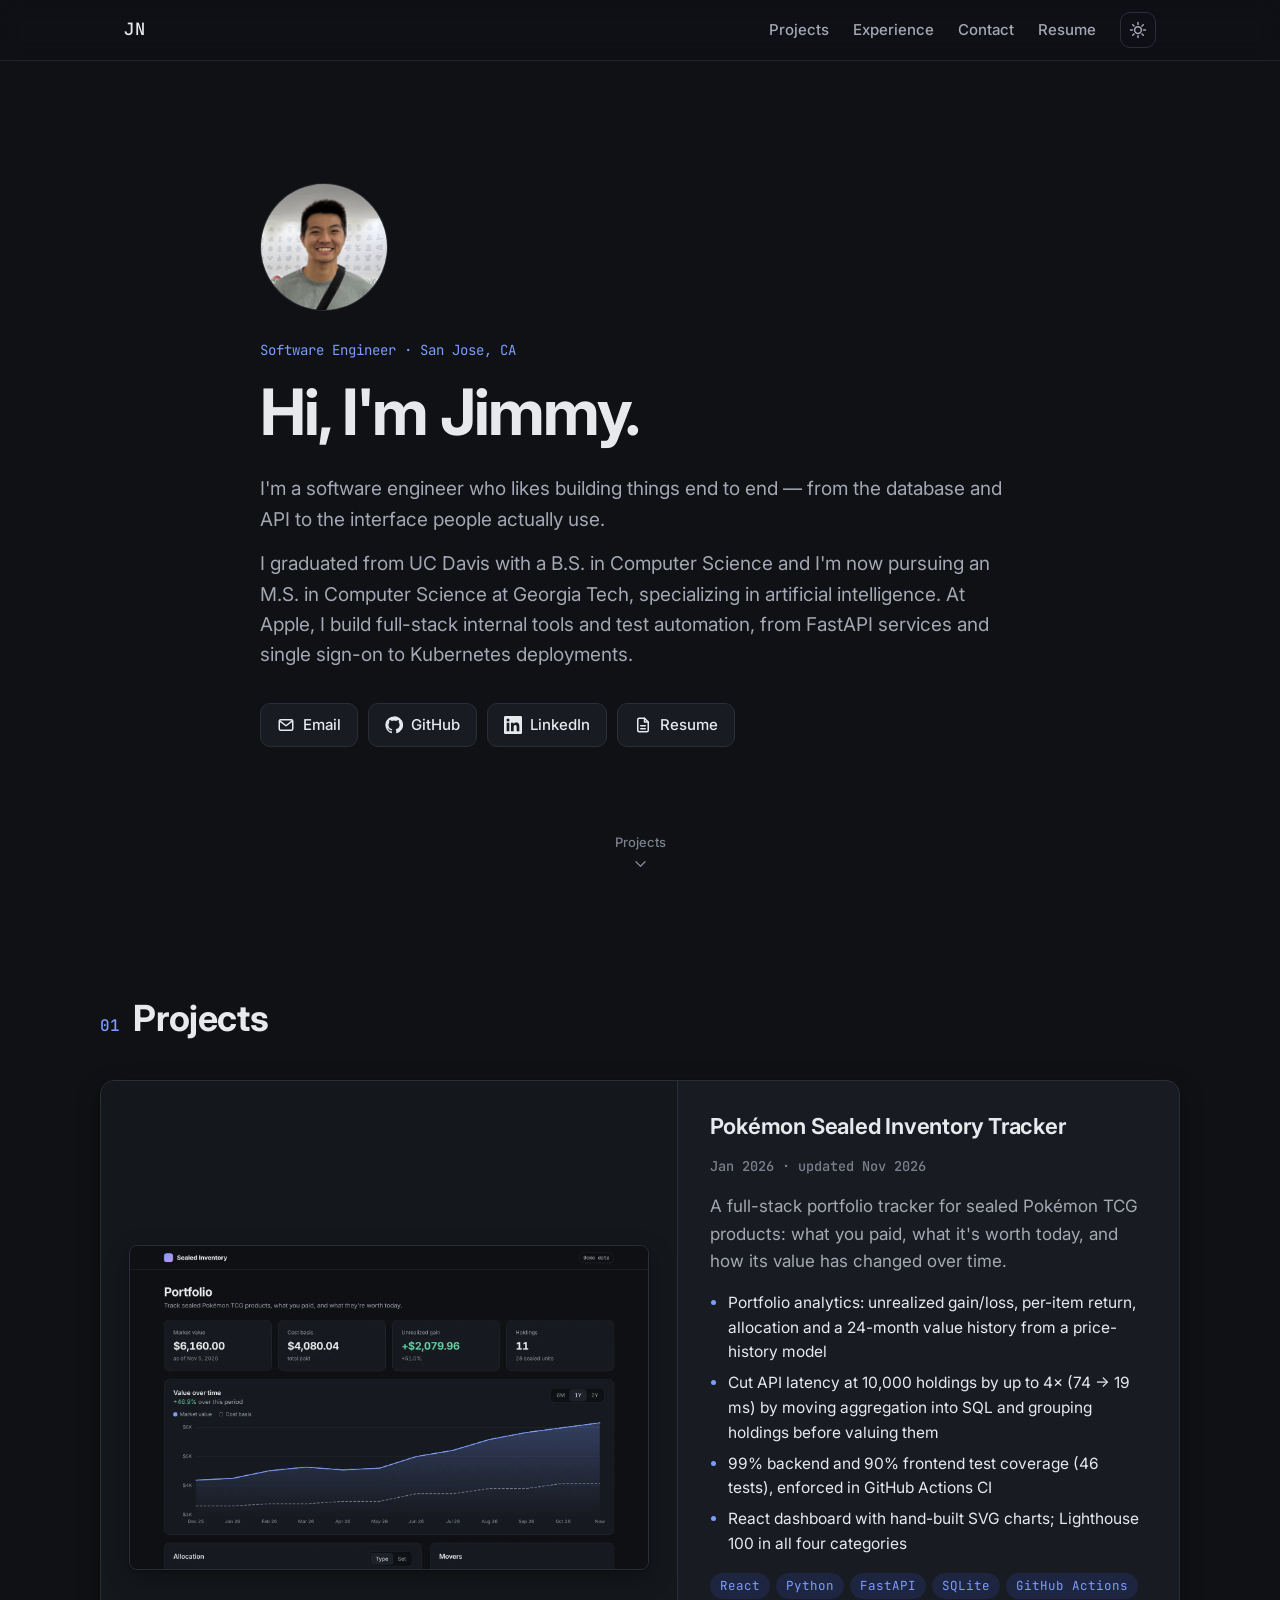
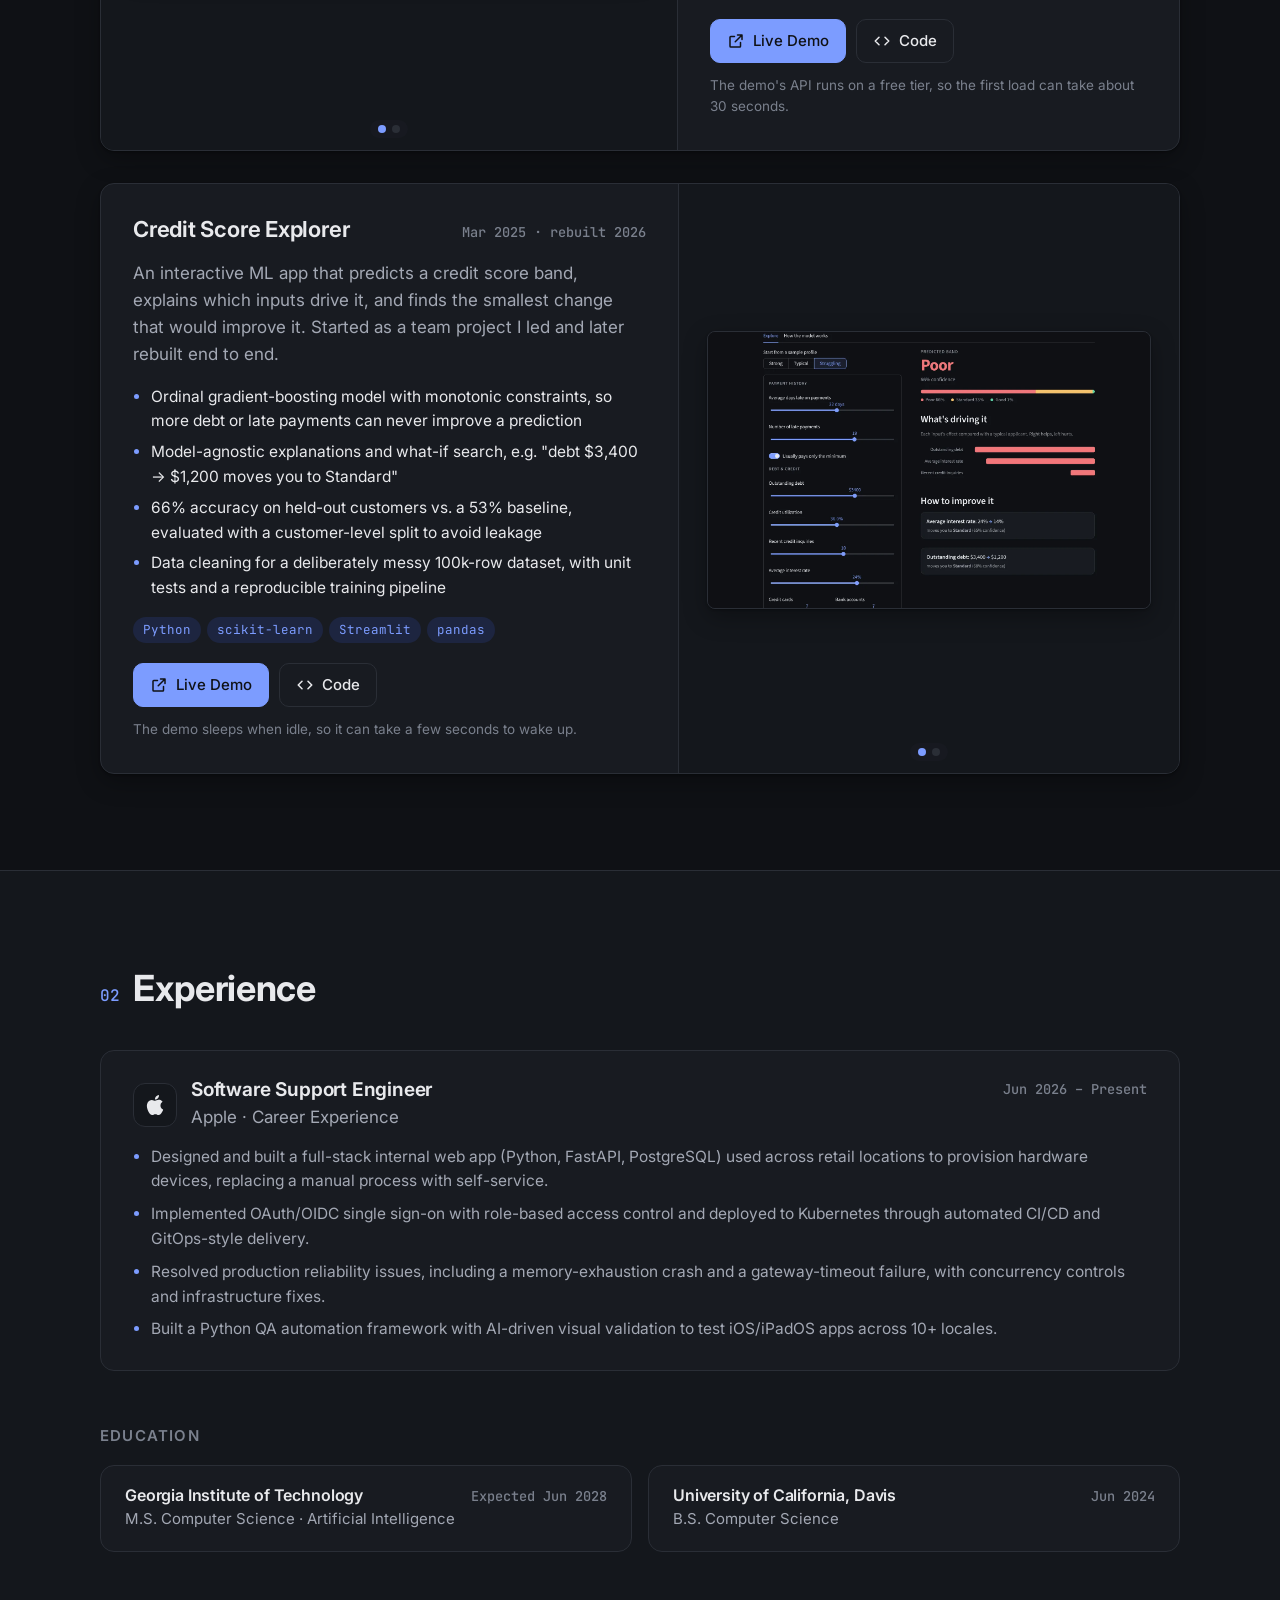
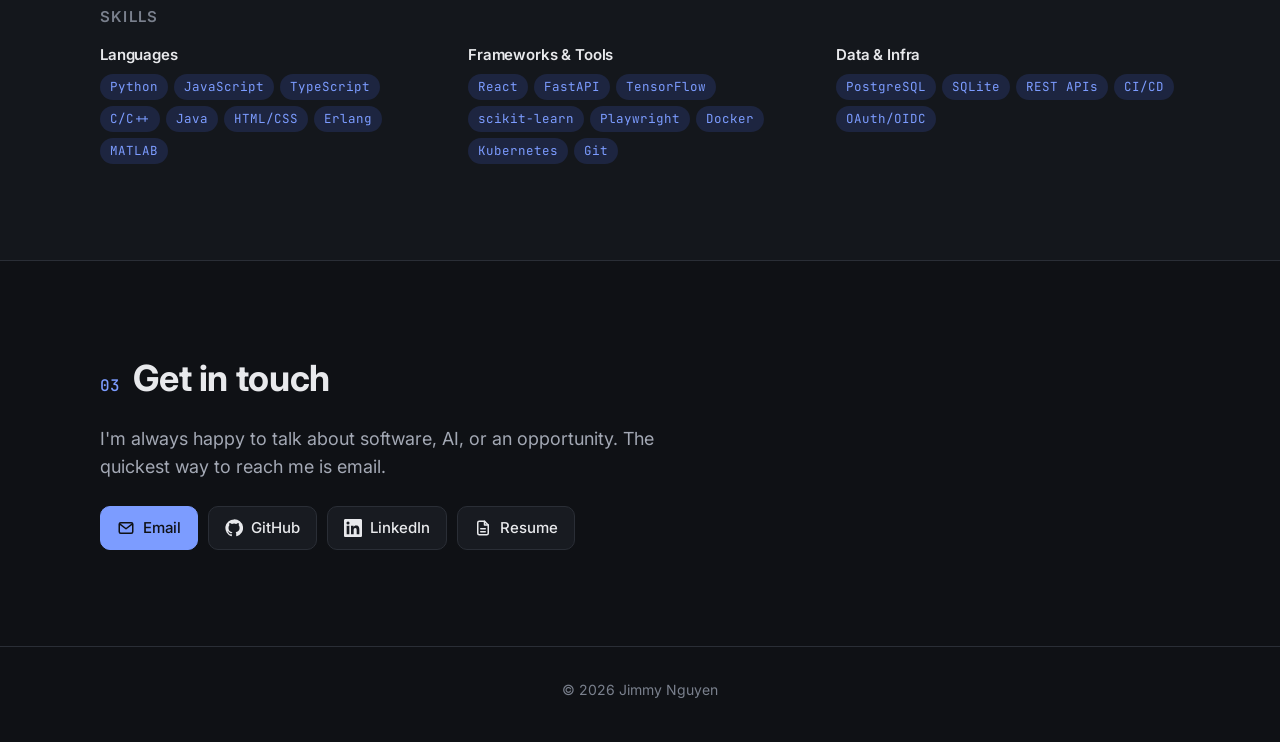
<file: index.html>
<!DOCTYPE html>
<html lang="en">
<head>
  <meta charset="utf-8" />
  <meta name="viewport" content="width=device-width, initial-scale=1" />
  <meta name="theme-color" content="#0f1115" />
  <title>Jimmy Nguyen · Software Engineer</title>
  <meta name="description" content="Jimmy Nguyen — software engineer. Projects, experience and contact." />
  <meta property="og:title" content="Jimmy Nguyen · Software Engineer" />
  <meta property="og:description" content="Projects, experience and contact." />
  <meta property="og:type" content="website" />
  <meta property="og:url" content="https://jimmynguyen0313.github.io/" />
  <link rel="icon" href="assets/favicon.svg" type="image/svg+xml" />
  <link rel="preconnect" href="https://fonts.googleapis.com" />
  <link rel="preconnect" href="https://fonts.gstatic.com" crossorigin />
  <link href="https://fonts.googleapis.com/css2?family=Inter:wght@400;500;600;700&family=JetBrains+Mono:wght@500&display=swap" rel="stylesheet" />
  <link rel="stylesheet" href="styles.css" />
  <script>
    try { const t = localStorage.getItem("theme"); if (t) document.documentElement.dataset.theme = t; } catch (e) {}
  </script>
</head>
<body>
  <a class="skip" href="#projects">Skip to projects</a>

  <header class="nav">
    <div class="nav__inner">
      <a class="nav__brand" href="#top" id="brand"></a>
      <nav class="nav__links" aria-label="Sections">
        <a href="#projects">Projects</a>
        <a href="#experience">Experience</a>
        <a href="#contact">Contact</a>
        <a href="assets/Jimmy_Nguyen_Resume.pdf" target="_blank" rel="noopener">Resume</a>
        <button class="theme-toggle" id="theme-toggle" type="button" aria-label="Switch between dark and light mode">
          <svg class="icon-sun" viewBox="0 0 24 24" aria-hidden="true"><circle cx="12" cy="12" r="4.5"/><path d="M12 2v2.5M12 19.5V22M2 12h2.5M19.5 12H22M4.9 4.9l1.8 1.8M17.3 17.3l1.8 1.8M4.9 19.1l1.8-1.8M17.3 6.7l1.8-1.8"/></svg>
          <svg class="icon-moon" viewBox="0 0 24 24" aria-hidden="true"><path d="M20 14.5A8 8 0 0 1 9.5 4a8 8 0 1 0 10.5 10.5Z"/></svg>
        </button>
      </nav>
    </div>
  </header>

  <main id="top">
    <!-- About -->
    <section class="hero">
      <div class="hero__inner">
        <div class="hero__avatar" id="avatar" aria-hidden="true"></div>
        <p class="eyebrow" id="hero-eyebrow"></p>
        <h1 class="hero__name">Hi, I'm <span id="hero-name"></span>.</h1>
        <div class="hero__bio" id="hero-bio"></div>
        <div class="hero__links" id="hero-links"></div>
      </div>
      <a class="scroll-cue" href="#projects" aria-label="Scroll to projects">
        <span>Projects</span>
        <svg viewBox="0 0 24 24" aria-hidden="true"><path d="M6 9l6 6 6-6"/></svg>
      </a>
    </section>

    <!-- Projects -->
    <section class="section" id="projects">
      <div class="section__inner">
        <h2 class="section__title"><span class="mono">01</span> Projects</h2>
        <div class="projects" id="project-list"></div>
      </div>
    </section>

    <!-- Experience -->
    <section class="section section--alt" id="experience">
      <div class="section__inner">
        <h2 class="section__title"><span class="mono">02</span> Experience</h2>
        <div class="timeline" id="experience-list"></div>

        <h3 class="subhead">Education</h3>
        <div class="edu" id="education-list"></div>

        <h3 class="subhead">Skills</h3>
        <div class="skills" id="skills-list"></div>
      </div>
    </section>

    <!-- Contact -->
    <section class="section contact" id="contact">
      <div class="section__inner">
        <h2 class="section__title"><span class="mono">03</span> Get in touch</h2>
        <p class="contact__text">I'm always happy to talk about software, AI, or an opportunity. The quickest way to reach me is email.</p>
        <div class="hero__links" id="contact-links"></div>
      </div>
    </section>
  </main>

  <footer class="footer">
    <p>© <span id="year"></span> <span id="footer-name"></span></p>
  </footer>

  <!-- Image viewer -->
  <dialog class="lightbox" id="lightbox" aria-label="Screenshot">
    <button class="lightbox__close" type="button" aria-label="Close">×</button>
    <img alt="" />
    <p class="lightbox__caption"></p>
  </dialog>

  <script src="data.js"></script>
  <script src="main.js"></script>
</body>
</html>
</file>
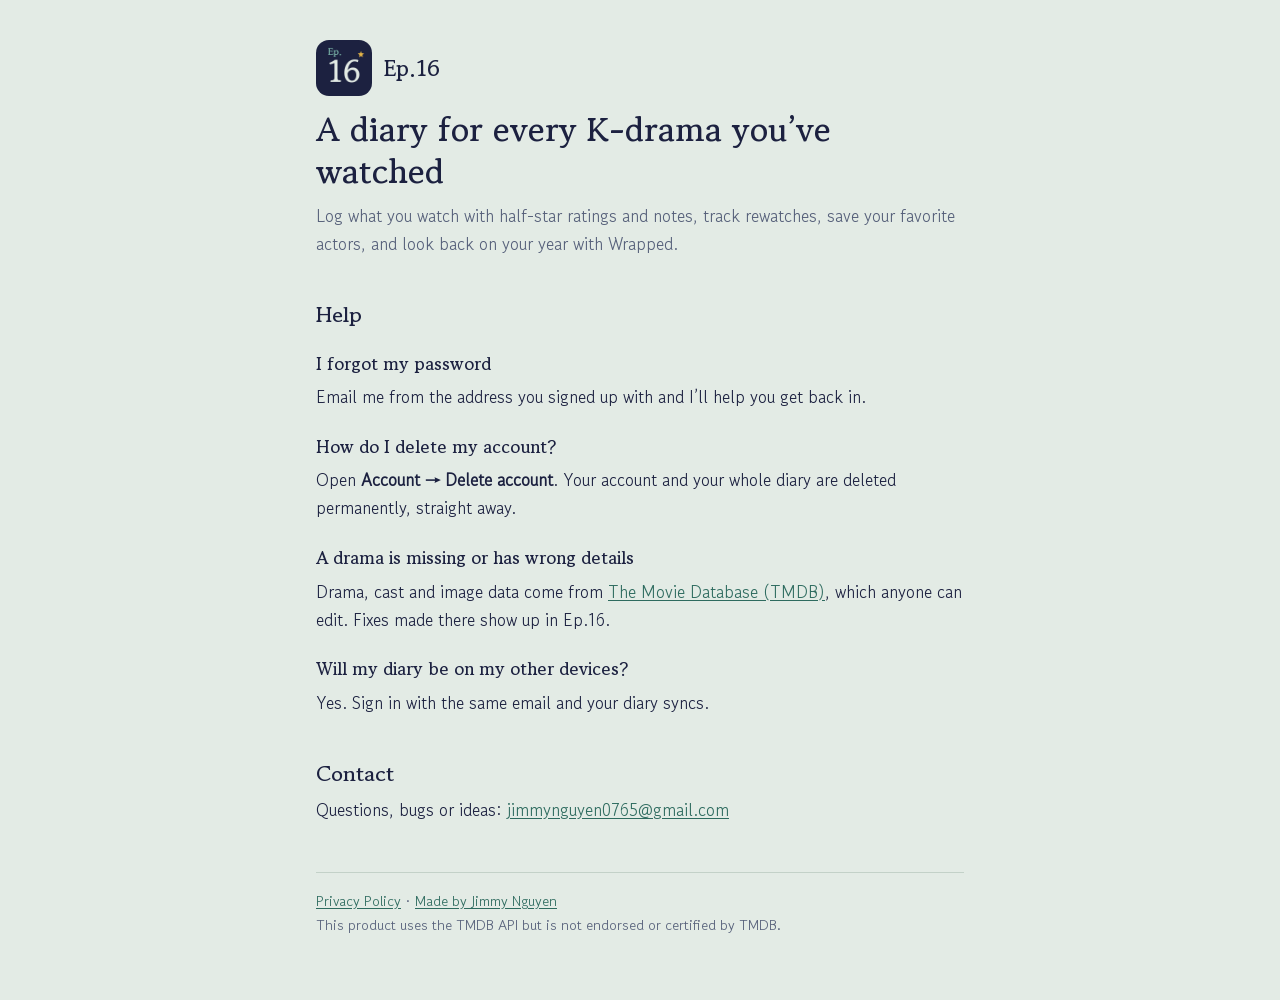
<file: ep16/index.html>
<!DOCTYPE html>
<html lang="en">
<head>
  <meta charset="utf-8" />
  <meta name="viewport" content="width=device-width, initial-scale=1" />
  <title>Ep.16 Support</title>
  <meta name="description" content="Help and contact for Ep.16, a diary for every K-drama you've watched." />
  <link rel="icon" href="icon.png" />
  <link rel="preconnect" href="https://fonts.googleapis.com" />
  <link rel="preconnect" href="https://fonts.gstatic.com" crossorigin />
  <link href="https://fonts.googleapis.com/css2?family=Gowun+Batang:wght@400;700&family=Gowun+Dodum&display=swap" rel="stylesheet" />
  <link rel="stylesheet" href="ep16.css" />
</head>
<body>
  <main>
    <a class="brand" href="./"><img src="icon.png" alt="" /><span>Ep.16</span></a>

    <h1>A diary for every K-drama you’ve watched</h1>
    <p class="muted">Log what you watch with half-star ratings and notes, track rewatches, save your favorite actors, and look back on your year with Wrapped.</p>

    <h2>Help</h2>
    <h3>I forgot my password</h3>
    <p>Email me from the address you signed up with and I’ll help you get back in.</p>

    <h3>How do I delete my account?</h3>
    <p>Open <strong>Account → Delete account</strong>. Your account and your whole diary are deleted permanently, straight away.</p>

    <h3>A drama is missing or has wrong details</h3>
    <p>Drama, cast and image data come from <a href="https://www.themoviedb.org">The Movie Database (TMDB)</a>, which anyone can edit. Fixes made there show up in Ep.16.</p>

    <h3>Will my diary be on my other devices?</h3>
    <p>Yes. Sign in with the same email and your diary syncs.</p>

    <h2>Contact</h2>
    <p>Questions, bugs or ideas: <a href="mailto:jimmynguyen0765@gmail.com">jimmynguyen0765@gmail.com</a></p>

    <footer class="muted">
      <a href="privacy/">Privacy Policy</a> · <a href="/">Made by Jimmy Nguyen</a><br />
      This product uses the TMDB API but is not endorsed or certified by TMDB.
    </footer>
  </main>
</body>
</html>
</file>
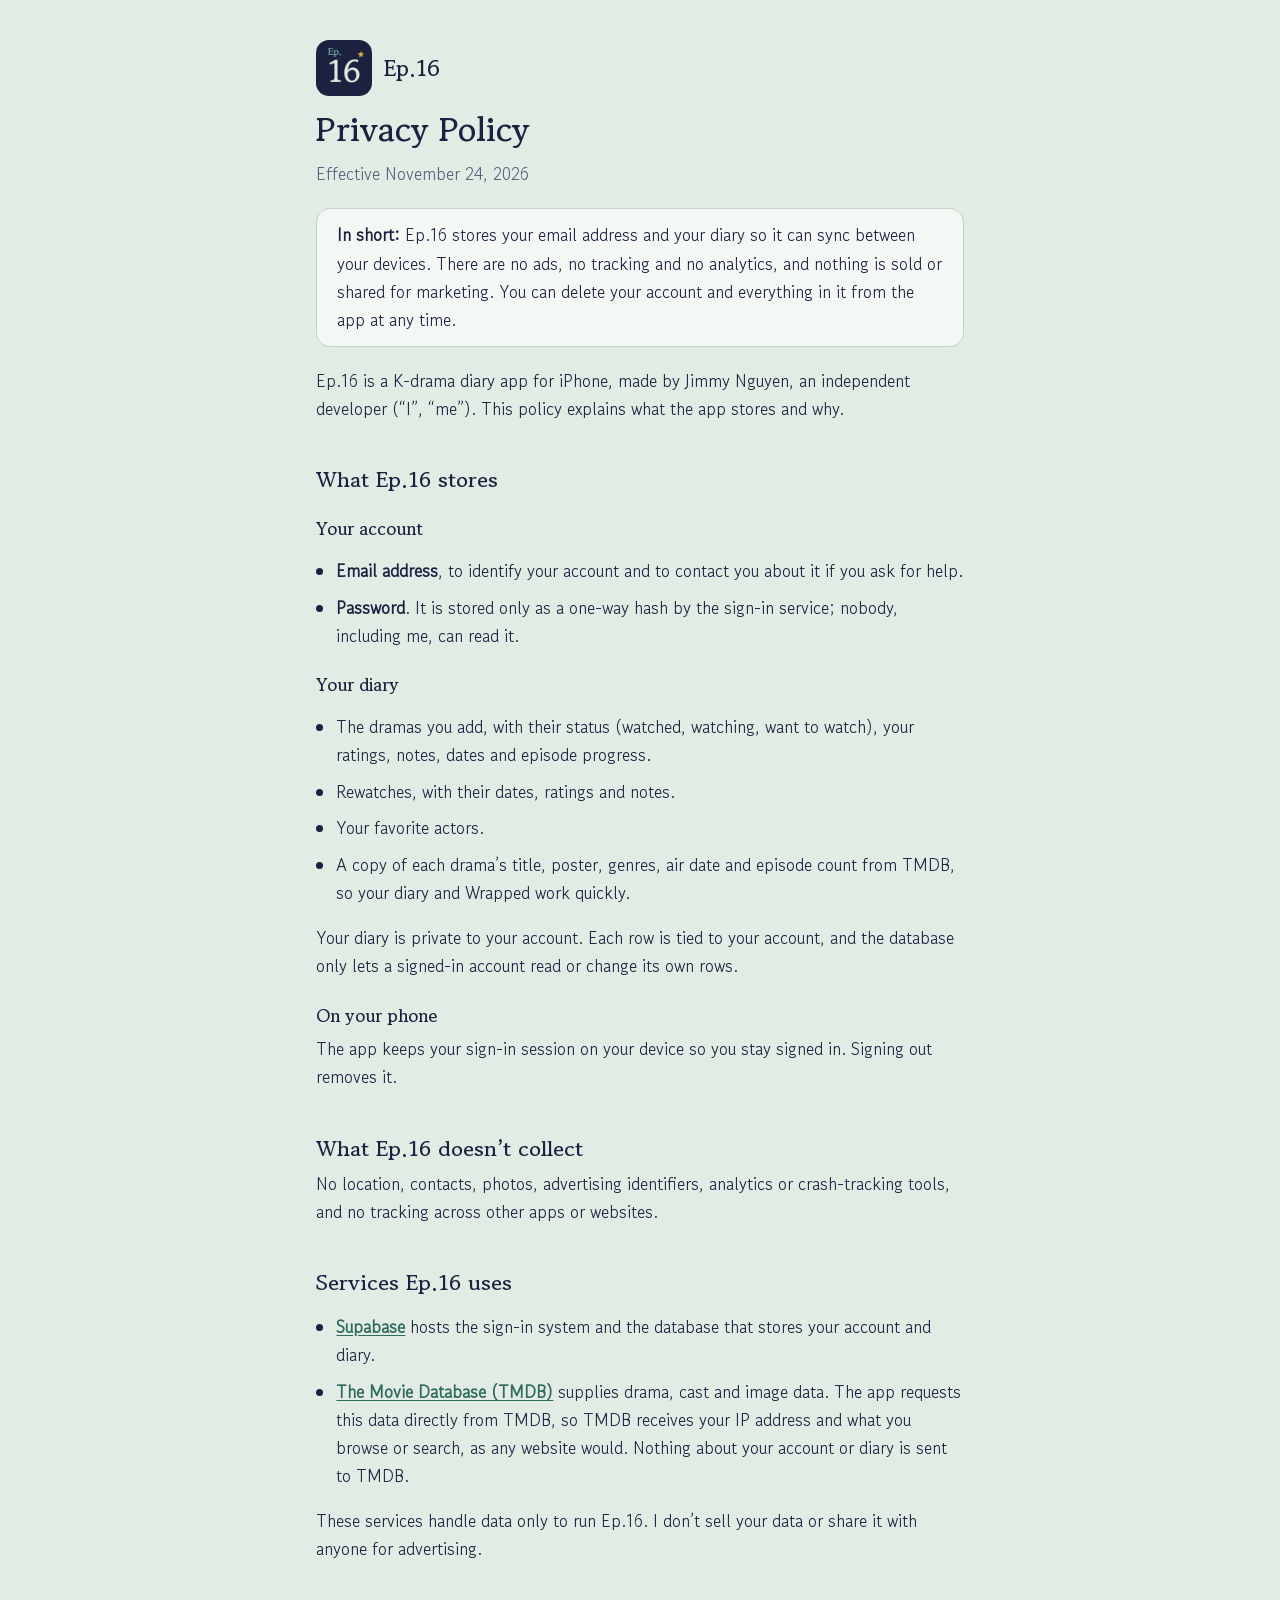
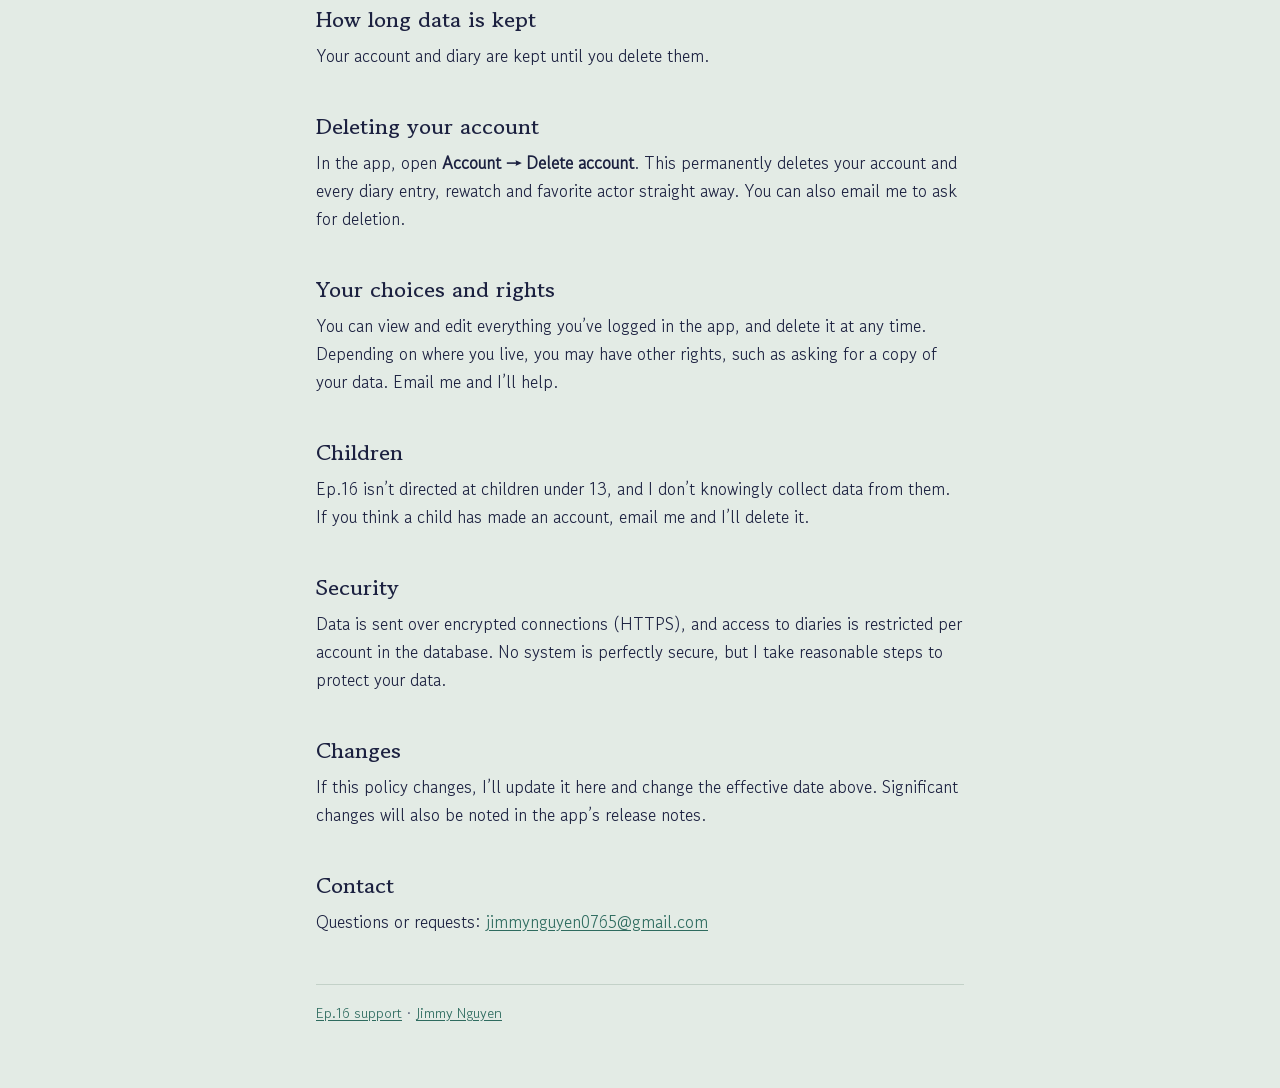
<file: ep16/privacy/index.html>
<!DOCTYPE html>
<html lang="en">
<head>
  <meta charset="utf-8" />
  <meta name="viewport" content="width=device-width, initial-scale=1" />
  <title>Ep.16 Privacy Policy</title>
  <meta name="description" content="What the Ep.16 K-drama diary app stores, why, and how to delete it." />
  <link rel="icon" href="../icon.png" />
  <link rel="preconnect" href="https://fonts.googleapis.com" />
  <link rel="preconnect" href="https://fonts.gstatic.com" crossorigin />
  <link href="https://fonts.googleapis.com/css2?family=Gowun+Batang:wght@400;700&family=Gowun+Dodum&display=swap" rel="stylesheet" />
  <link rel="stylesheet" href="../ep16.css" />
</head>
<body>
  <main>
    <a class="brand" href="../"><img src="../icon.png" alt="" /><span>Ep.16</span></a>

    <h1>Privacy Policy</h1>
    <p class="muted">Effective November 24, 2026</p>

    <div class="card">
      <p><strong>In short:</strong> Ep.16 stores your email address and your diary so it can sync between your devices. There are no ads, no tracking and no analytics, and nothing is sold or shared for marketing. You can delete your account and everything in it from the app at any time.</p>
    </div>

    <p>Ep.16 is a K-drama diary app for iPhone, made by Jimmy Nguyen, an independent developer (“I”, “me”). This policy explains what the app stores and why.</p>

    <h2>What Ep.16 stores</h2>
    <h3>Your account</h3>
    <ul>
      <li><strong>Email address</strong>, to identify your account and to contact you about it if you ask for help.</li>
      <li><strong>Password</strong>. It is stored only as a one-way hash by the sign-in service; nobody, including me, can read it.</li>
    </ul>
    <h3>Your diary</h3>
    <ul>
      <li>The dramas you add, with their status (watched, watching, want to watch), your ratings, notes, dates and episode progress.</li>
      <li>Rewatches, with their dates, ratings and notes.</li>
      <li>Your favorite actors.</li>
      <li>A copy of each drama’s title, poster, genres, air date and episode count from TMDB, so your diary and Wrapped work quickly.</li>
    </ul>
    <p>Your diary is private to your account. Each row is tied to your account, and the database only lets a signed-in account read or change its own rows.</p>

    <h3>On your phone</h3>
    <p>The app keeps your sign-in session on your device so you stay signed in. Signing out removes it.</p>

    <h2>What Ep.16 doesn’t collect</h2>
    <p>No location, contacts, photos, advertising identifiers, analytics or crash-tracking tools, and no tracking across other apps or websites.</p>

    <h2>Services Ep.16 uses</h2>
    <ul>
      <li><strong><a href="https://supabase.com/privacy">Supabase</a></strong> hosts the sign-in system and the database that stores your account and diary.</li>
      <li><strong><a href="https://www.themoviedb.org/privacy-policy">The Movie Database (TMDB)</a></strong> supplies drama, cast and image data. The app requests this data directly from TMDB, so TMDB receives your IP address and what you browse or search, as any website would. Nothing about your account or diary is sent to TMDB.</li>
    </ul>
    <p>These services handle data only to run Ep.16. I don’t sell your data or share it with anyone for advertising.</p>

    <h2>How long data is kept</h2>
    <p>Your account and diary are kept until you delete them.</p>

    <h2>Deleting your account</h2>
    <p>In the app, open <strong>Account → Delete account</strong>. This permanently deletes your account and every diary entry, rewatch and favorite actor straight away. You can also email me to ask for deletion.</p>

    <h2>Your choices and rights</h2>
    <p>You can view and edit everything you’ve logged in the app, and delete it at any time. Depending on where you live, you may have other rights, such as asking for a copy of your data. Email me and I’ll help.</p>

    <h2>Children</h2>
    <p>Ep.16 isn’t directed at children under 13, and I don’t knowingly collect data from them. If you think a child has made an account, email me and I’ll delete it.</p>

    <h2>Security</h2>
    <p>Data is sent over encrypted connections (HTTPS), and access to diaries is restricted per account in the database. No system is perfectly secure, but I take reasonable steps to protect your data.</p>

    <h2>Changes</h2>
    <p>If this policy changes, I’ll update it here and change the effective date above. Significant changes will also be noted in the app’s release notes.</p>

    <h2>Contact</h2>
    <p>Questions or requests: <a href="mailto:jimmynguyen0765@gmail.com">jimmynguyen0765@gmail.com</a></p>

    <footer class="muted">
      <a href="../">Ep.16 support</a> · <a href="/">Jimmy Nguyen</a>
    </footer>
  </main>
</body>
</html>
</file>
<file: styles.css>
/* ── Tokens ─────────────────────────────────────────────── */
/* Dark is the default; [data-theme="light"] switches to light. */
:root {
  --bg: #0f1115;
  --bg-alt: #14171c;
  --surface: #181b21;
  --text: #e8e9ec;
  --muted: #a3a8b4;
  --faint: #7a808d;
  --border: #2a2e36;
  --accent: #7c9cff;
  --accent-hover: #9bb4ff;
  --accent-soft: #1d2540;
  --on-accent: #0f1115;
  --shadow: 0 1px 2px rgb(0 0 0 / 0.3), 0 8px 24px rgb(0 0 0 / 0.3);
  --radius: 14px;
  --maxw: 1080px;
  --font: "Inter", ui-sans-serif, system-ui, -apple-system, "Segoe UI", sans-serif;
  --mono: "JetBrains Mono", ui-monospace, "SF Mono", Menlo, monospace;
  color-scheme: dark;
}
:root[data-theme="light"] {
  --bg: #fbfbfa;
  --bg-alt: #f3f3f0;
  --surface: #ffffff;
  --text: #16181d;
  --muted: #5d6270;
  --faint: #8a8f9c;
  --border: #e3e3de;
  --accent: #2e5bdb;
  --accent-hover: #2149bb;
  --accent-soft: #e8eefc;
  --on-accent: #ffffff;
  --shadow: 0 1px 2px rgb(16 18 24 / 0.04), 0 8px 24px rgb(16 18 24 / 0.06);
  color-scheme: light;
}

/* ── Base ───────────────────────────────────────────────── */
*, *::before, *::after { box-sizing: border-box; }
html { scroll-behavior: smooth; scroll-padding-top: 72px; }
@media (prefers-reduced-motion: reduce) { html { scroll-behavior: auto; } }
body {
  margin: 0;
  font-family: var(--font);
  font-size: 17px;
  line-height: 1.6;
  color: var(--text);
  background: var(--bg);
  -webkit-font-smoothing: antialiased;
}
h1, h2, h3, h4 { margin: 0; line-height: 1.2; letter-spacing: -0.01em; }
p { margin: 0; }
a { color: var(--accent); text-decoration: none; }
a:hover { color: var(--accent-hover); }
img { max-width: 100%; display: block; }
svg { width: 18px; height: 18px; fill: none; stroke: currentColor; stroke-width: 2; stroke-linecap: round; stroke-linejoin: round; flex-shrink: 0; }
.mono { font-family: var(--mono); font-size: 0.8em; font-weight: 500; }
:focus-visible { outline: 2px solid var(--accent); outline-offset: 3px; border-radius: 6px; }

.skip { position: absolute; left: -999px; top: 8px; background: var(--surface); padding: 8px 12px; border-radius: 8px; z-index: 100; }
.skip:focus { left: 8px; }

/* ── Nav ────────────────────────────────────────────────── */
.nav {
  position: sticky; top: 0; z-index: 50;
  background: color-mix(in srgb, var(--bg) 82%, transparent);
  backdrop-filter: saturate(1.4) blur(10px);
  -webkit-backdrop-filter: saturate(1.4) blur(10px);
  border-bottom: 1px solid color-mix(in srgb, var(--border) 70%, transparent);
}
.nav__inner { max-width: var(--maxw); margin: 0 auto; padding: 0 24px; height: 60px; display: flex; align-items: center; justify-content: space-between; }
.nav__brand { font-family: var(--mono); font-weight: 500; color: var(--text); letter-spacing: 0.04em; }
.nav__links { display: flex; align-items: center; gap: 24px; }
.nav__links a { color: var(--muted); font-size: 15px; font-weight: 500; }
.nav__links a:hover { color: var(--text); }
.theme-toggle { background: none; border: 1px solid var(--border); color: var(--muted); width: 36px; height: 36px; border-radius: 10px; display: grid; place-items: center; cursor: pointer; }
.theme-toggle:hover { color: var(--text); }
/* Show the icon for the theme you'd switch to. */
.theme-toggle .icon-moon { display: none; }
:root[data-theme="light"] .theme-toggle .icon-sun { display: none; }
:root[data-theme="light"] .theme-toggle .icon-moon { display: block; }

/* ── Hero / about ───────────────────────────────────────── */
.hero {
  min-height: calc(100svh - 60px);
  display: flex; flex-direction: column; justify-content: center;
  padding: 64px 24px 96px;
  position: relative;
}
.hero__inner { max-width: 760px; margin: 0 auto; width: 100%; }
.hero__avatar {
  width: 128px; height: 128px; border-radius: 50%;
  display: grid; place-items: center; overflow: hidden;
  background: var(--accent-soft); color: var(--accent);
  font-family: var(--mono); font-size: 30px; font-weight: 500;
  margin-bottom: 28px;
  border: 1px solid var(--border);
}
.hero__avatar img { width: 100%; height: 100%; object-fit: cover; object-position: center; }
.eyebrow { font-family: var(--mono); font-size: 14px; color: var(--accent); margin-bottom: 12px; }
.hero__name { font-size: clamp(40px, 7vw, 64px); font-weight: 700; letter-spacing: -0.03em; margin-bottom: 24px; }
.hero__bio { display: grid; gap: 14px; color: var(--muted); font-size: clamp(17px, 2vw, 19px); max-width: 62ch; margin-bottom: 32px; }
.hero__links { display: flex; flex-wrap: wrap; gap: 10px; }

.scroll-cue {
  position: absolute; left: 50%; bottom: 28px; transform: translateX(-50%);
  display: flex; flex-direction: column; align-items: center; gap: 2px;
  color: var(--faint); font-size: 13px; font-weight: 500;
}
.scroll-cue svg { animation: bob 2s ease-in-out infinite; }
@keyframes bob { 50% { transform: translateY(4px); } }
@media (prefers-reduced-motion: reduce) { .scroll-cue svg { animation: none; } }

/* ── Buttons & tags ─────────────────────────────────────── */
.btn {
  display: inline-flex; align-items: center; gap: 8px;
  padding: 9px 16px; border-radius: 10px;
  font-size: 15px; font-weight: 500;
  color: var(--text); background: var(--surface);
  border: 1px solid var(--border);
  transition: border-color .15s, background .15s, color .15s;
}
.btn:hover { color: var(--text); border-color: var(--faint); }
.btn--primary { background: var(--accent); border-color: var(--accent); color: var(--on-accent); }
.btn--primary:hover { background: var(--accent-hover); border-color: var(--accent-hover); color: var(--on-accent); }

.tags { list-style: none; margin: 0; padding: 0; display: flex; flex-wrap: wrap; gap: 6px; }
.tags li { font-family: var(--mono); font-size: 12.5px; padding: 3px 10px; border-radius: 999px; background: var(--accent-soft); color: var(--accent); }

/* ── Sections ───────────────────────────────────────────── */
.section { padding: 96px 24px; }
.section--alt { background: var(--bg-alt); border-top: 1px solid var(--border); border-bottom: 1px solid var(--border); }
.section__inner { max-width: var(--maxw); margin: 0 auto; }
.section__title { font-size: clamp(28px, 4vw, 36px); font-weight: 700; margin-bottom: 40px; display: flex; align-items: baseline; gap: 14px; }
.section__title .mono { color: var(--accent); font-size: 16px; }
.subhead { font-size: 15px; font-weight: 600; text-transform: uppercase; letter-spacing: 0.08em; color: var(--faint); margin: 56px 0 20px; }

/* ── Projects ───────────────────────────────────────────── */
.projects { display: grid; gap: 32px; }
.project {
  display: grid; grid-template-columns: 1.15fr 1fr;
  background: var(--surface); border: 1px solid var(--border);
  border-radius: var(--radius); overflow: hidden; box-shadow: var(--shadow);
}
.project:nth-child(even) .gallery { order: 2; }
.project--text { grid-template-columns: 1fr; }
.project--text .project__body { max-width: 760px; }
.project__body { padding: 32px; display: flex; flex-direction: column; gap: 16px; }
.project__head { display: flex; justify-content: space-between; align-items: baseline; gap: 16px; flex-wrap: wrap; }
.project__name { font-size: 22px; font-weight: 650; }
.project__date { color: var(--faint); }
.project__desc { color: var(--muted); }
.project__points { margin: 0; padding-left: 18px; display: grid; gap: 6px; font-size: 15.5px; }
.project__points li::marker { color: var(--accent); }
.project__actions { display: flex; flex-wrap: wrap; gap: 10px; margin-top: 4px; }
.project__note { font-size: 13.5px; color: var(--faint); margin-top: -4px; }

/* Gallery */
.gallery { position: relative; background: var(--bg-alt); border-right: 1px solid var(--border); min-height: 260px; display: flex; align-items: center; justify-content: center; padding: 28px 28px 44px; }
.project:nth-child(even) .gallery { border-right: 0; border-left: 1px solid var(--border); }
.gallery__frame { all: unset; cursor: zoom-in; display: block; width: 100%; }
.gallery__frame:focus-visible { outline: 2px solid var(--accent); outline-offset: -4px; }
.gallery__frame img { width: 100%; height: auto; aspect-ratio: 16 / 10; object-fit: cover; object-position: top; border-radius: 8px; border: 1px solid var(--border); box-shadow: var(--shadow); transition: transform .2s; }
.gallery__frame:hover img { transform: scale(1.01); }
.gallery__nav {
  position: absolute; top: 50%; transform: translateY(-50%);
  width: 36px; height: 36px; border-radius: 50%;
  display: grid; place-items: center; cursor: pointer;
  background: color-mix(in srgb, var(--surface) 90%, transparent);
  border: 1px solid var(--border); color: var(--text);
  box-shadow: var(--shadow); opacity: 0; transition: opacity .15s;
}
.gallery:hover .gallery__nav, .gallery__nav:focus-visible { opacity: 1; }
@media (hover: none) { .gallery__nav { opacity: 1; } }
.gallery__nav--prev { left: 12px; }
.gallery__nav--next { right: 12px; }
.gallery__dots { position: absolute; bottom: 12px; left: 50%; transform: translateX(-50%); display: flex; gap: 6px; padding: 5px 8px; border-radius: 999px; background: color-mix(in srgb, var(--surface) 85%, transparent); }
.gallery__dot { width: 8px; height: 8px; border-radius: 50%; border: 0; padding: 0; cursor: pointer; background: var(--border); }
.gallery__dot[aria-current="true"] { background: var(--accent); }

/* Lightbox */
.lightbox { border: 0; padding: 0; background: transparent; max-width: min(1200px, 94vw); max-height: 92vh; overflow: visible; }
.lightbox::backdrop { background: rgb(8 10 14 / 0.82); }
.lightbox img { max-height: 84vh; width: auto; margin: 0 auto; border-radius: 10px; box-shadow: 0 20px 60px rgb(0 0 0 / 0.5); }
.lightbox__caption { color: #d7d9de; text-align: center; font-size: 14px; margin-top: 12px; }
.lightbox__close { position: absolute; top: -44px; right: 0; background: none; border: 0; color: #fff; font-size: 32px; line-height: 1; cursor: pointer; }

/* ── Experience ─────────────────────────────────────────── */
.timeline { display: grid; gap: 24px; }
.job { background: var(--surface); border: 1px solid var(--border); border-radius: var(--radius); padding: 28px 32px; }
.job__head { display: flex; justify-content: space-between; align-items: flex-start; gap: 16px; flex-wrap: wrap; margin-bottom: 14px; }
.job__role { font-size: 19px; font-weight: 650; }
.job__title { display: flex; align-items: center; gap: 14px; }
.job__logo {
  width: 44px; height: 44px; flex-shrink: 0; border-radius: 12px;
  background: var(--bg-alt); border: 1px solid var(--border);
  position: relative;
}
/* The SVG is used as a mask so it takes the theme's text color. */
.job__logo::after {
  content: ""; position: absolute; inset: 11px;
  background: var(--text);
  -webkit-mask: var(--logo) center / contain no-repeat;
  mask: var(--logo) center / contain no-repeat;
}
.job__org { color: var(--muted); margin-top: 2px; }
.job__date { color: var(--faint); }
.job ul { margin: 0; padding-left: 18px; display: grid; gap: 8px; color: var(--muted); font-size: 15.5px; }
.job li::marker { color: var(--accent); }

.edu { display: grid; grid-template-columns: repeat(auto-fit, minmax(280px, 1fr)); gap: 16px; }
.edu__item { background: var(--surface); border: 1px solid var(--border); border-radius: var(--radius); padding: 20px 24px; display: flex; justify-content: space-between; gap: 16px; align-items: flex-start; }
.edu__item h4 { font-size: 16px; font-weight: 600; }
.edu__item p { color: var(--muted); font-size: 15px; margin-top: 2px; }
.edu__item .mono { color: var(--faint); white-space: nowrap; }

.skills { display: grid; grid-template-columns: repeat(auto-fit, minmax(260px, 1fr)); gap: 24px; }
.skills__group h4 { font-size: 15px; font-weight: 600; margin-bottom: 10px; }

/* ── Contact & footer ───────────────────────────────────── */
.contact__text { color: var(--muted); max-width: 56ch; margin: -16px 0 24px; font-size: 18px; }
.footer { text-align: center; padding: 32px 24px 40px; color: var(--faint); font-size: 14px; border-top: 1px solid var(--border); }

/* ── Reveal ─────────────────────────────────────────────── */
.reveal { opacity: 0; transform: translateY(16px); transition: opacity .6s ease, transform .6s ease; }
.reveal.is-visible { opacity: 1; transform: none; }
@media (prefers-reduced-motion: reduce) { .reveal { opacity: 1; transform: none; transition: none; } }

/* ── Responsive ─────────────────────────────────────────── */
@media (max-width: 820px) {
  .project { grid-template-columns: 1fr; }
  .project:nth-child(even) .gallery { order: 0; border-left: 0; }
  .gallery { border-right: 0; border-bottom: 1px solid var(--border); min-height: 0; padding: 20px 20px 40px; }
  .project:nth-child(even) .gallery { border-bottom: 1px solid var(--border); }
  .project__body { padding: 24px; }
  .job { padding: 22px; }
}
@media (max-width: 560px) {
  body { font-size: 16px; }
  .nav__inner, .hero, .section { padding-left: 16px; padding-right: 16px; }
  .nav__links { gap: 16px; }
  .nav__links a { font-size: 14px; }
  .hero { padding-top: 40px; }
  .hero__avatar { width: 104px; height: 104px; font-size: 26px; }
  .section { padding-top: 72px; padding-bottom: 72px; }
  .edu__item { flex-direction: column; gap: 6px; }
}
@media (max-width: 440px) {
  .nav__links a[href="#experience"] { display: none; }
}
</file>
<file: ep16/ep16.css>
:root {
  --bg: #e3ebe5;
  --surface: #f4f8f5;
  --ink: #1c2140;
  --muted: #56607a;
  --line: #c3d1c8;
  --jade: #2e6b5f;
  color-scheme: light dark;
}
@media (prefers-color-scheme: dark) {
  :root {
    --bg: #131729;
    --surface: #1b2036;
    --ink: #e1eae4;
    --muted: #9aa4be;
    --line: #2e3552;
    --jade: #86c7b6;
  }
}
* { box-sizing: border-box; }
body {
  margin: 0;
  background: var(--bg);
  color: var(--ink);
  font: 17px/1.65 "Gowun Dodum", system-ui, sans-serif;
}
main { max-width: 680px; margin: 0 auto; padding: 40px 16px 64px; }
h1, h2, h3 { font-family: "Gowun Batang", Georgia, serif; line-height: 1.25; }
h1 { font-size: 2.1rem; margin: 0.4em 0 0.2em; }
h2 { font-size: 1.35rem; margin: 2em 0 0.4em; }
h3 { font-size: 1.1rem; margin: 1.4em 0 0.3em; }
p, li { margin: 0.5em 0; }
ul { padding-left: 1.2em; }
a { color: var(--jade); }
.brand { display: flex; align-items: center; gap: 12px; text-decoration: none; color: inherit; }
.brand img { width: 56px; height: 56px; border-radius: 13px; }
.brand span { font-family: "Gowun Batang", Georgia, serif; font-weight: 700; font-size: 1.4rem; }
.muted { color: var(--muted); }
.card { background: var(--surface); border: 1px solid var(--line); border-radius: 14px; padding: 4px 20px; margin: 20px 0; }
footer { margin-top: 48px; padding-top: 16px; border-top: 1px solid var(--line); font-size: 0.9rem; }
</file>
